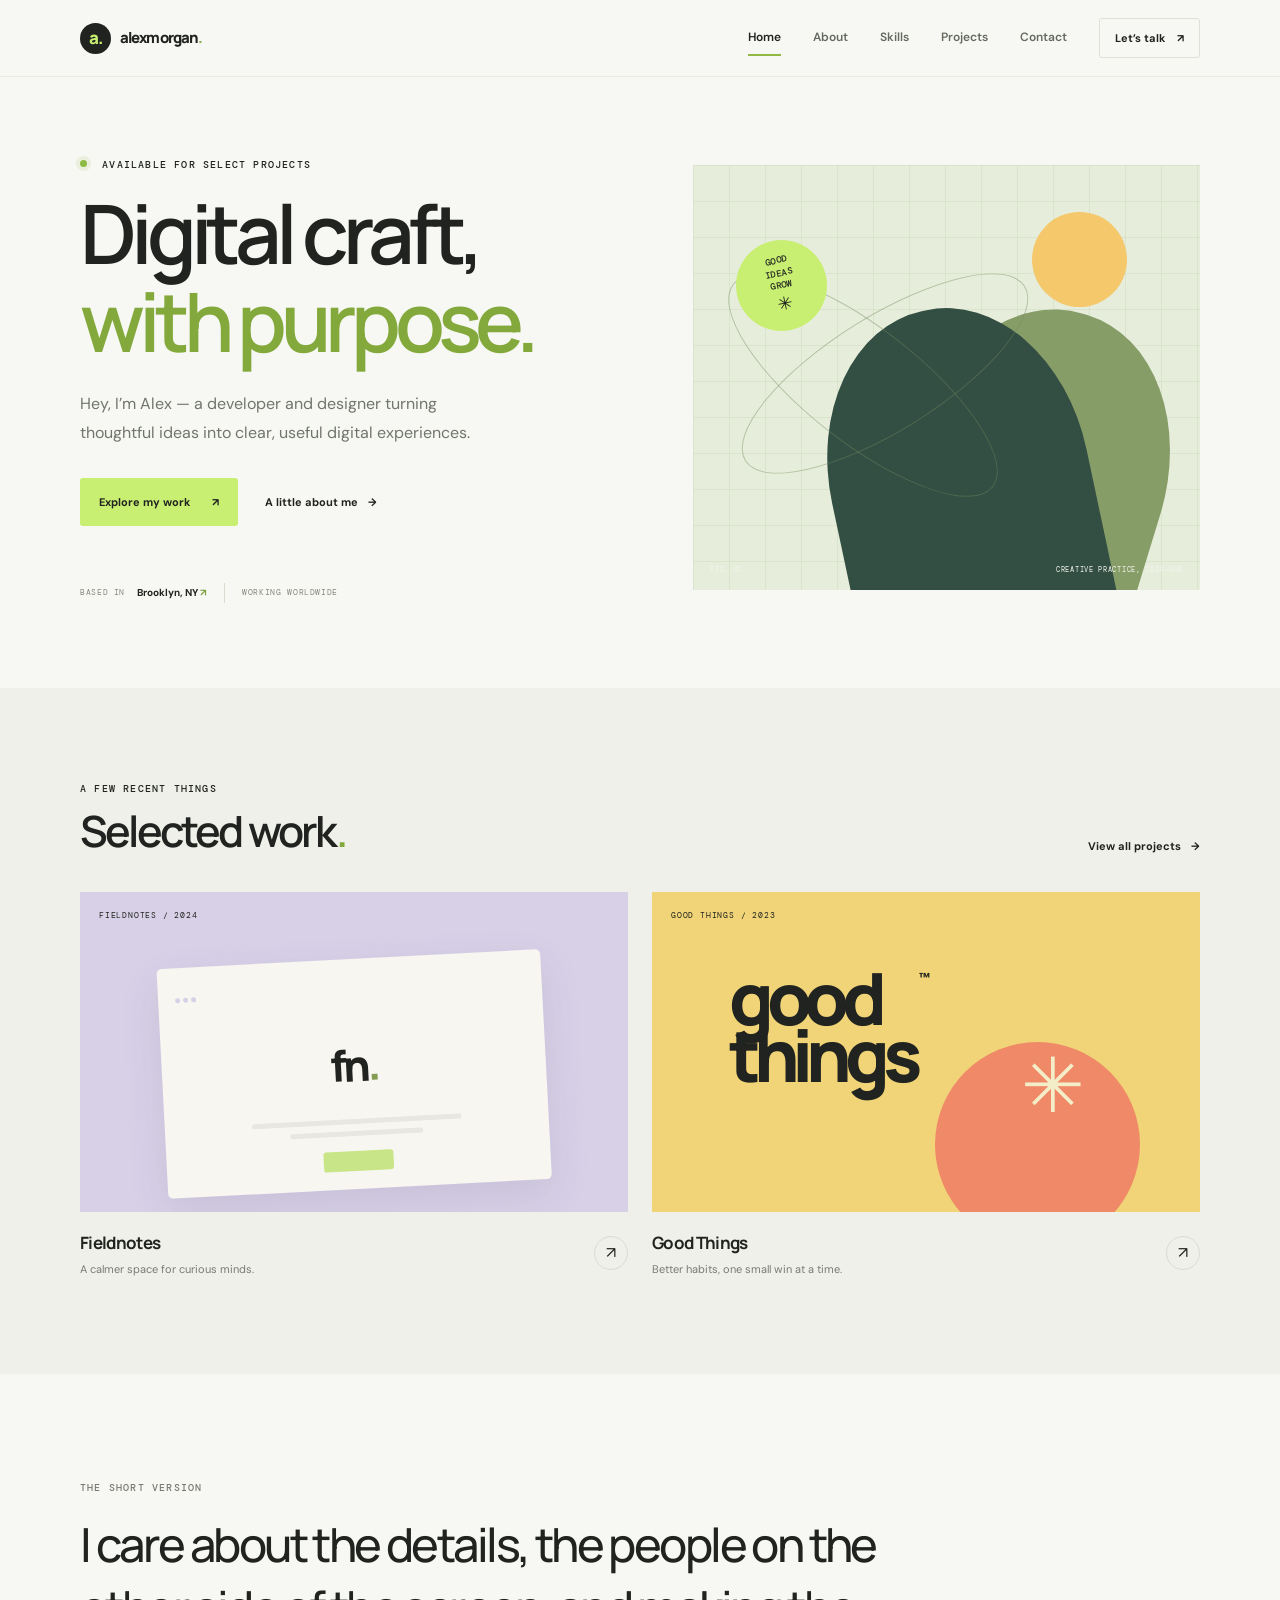
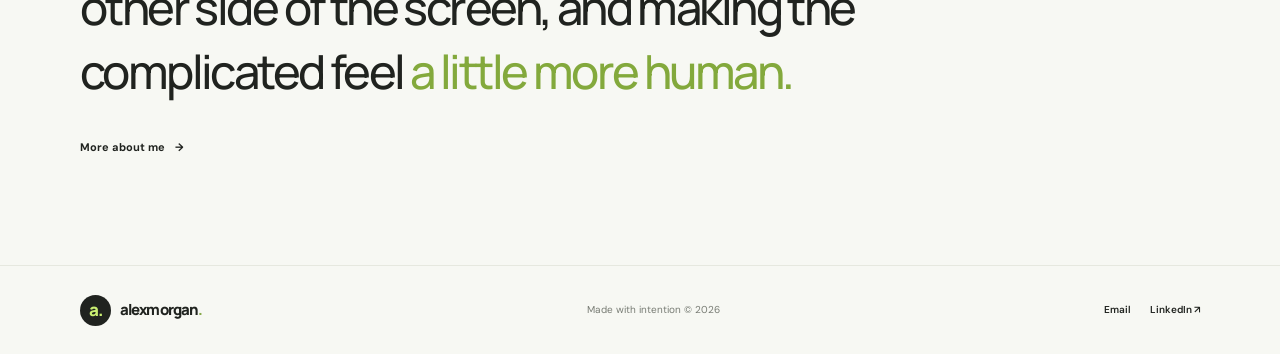
<file: index.html>
<!doctype html>
<html lang="en">
<head>
  <meta charset="utf-8">
  <meta name="viewport" content="width=device-width, initial-scale=1">
  <meta name="description" content="Alex Morgan is a product-minded developer who builds thoughtful digital experiences.">
  <title>Alex Morgan — Developer & Designer</title>
  <link rel="preconnect" href="https://fonts.googleapis.com">
  <link rel="preconnect" href="https://fonts.gstatic.com" crossorigin>
  <link href="https://fonts.googleapis.com/css2?family=DM+Mono:wght@400;500&family=DM+Sans:wght@400;500;600;700&family=Manrope:wght@400;500;600;700;800&display=swap" rel="stylesheet">
  <link rel="stylesheet" href="style.css">
  <script src="script.js" defer></script>
</head>
<body>
  <header class="site-header">
    <nav class="nav container" aria-label="Main navigation">
      <a class="brand" href="index.html" aria-label="Alex Morgan home"><span class="brand-mark">a.</span><span>alexmorgan<span class="brand-dot">.</span></span></a>
      <button class="menu-toggle" type="button" aria-expanded="false" aria-controls="primary-menu" aria-label="Open navigation menu"><span></span><span></span></button>
      <div class="nav-links" id="primary-menu">
        <a href="index.html" aria-current="page">Home</a><a href="about.html">About</a><a href="skills.html">Skills</a><a href="projects.html">Projects</a><a href="contact.html">Contact</a>
        <a class="nav-cta" href="contact.html">Let’s talk <span aria-hidden="true">↗</span></a>
      </div>
    </nav>
  </header>
  <main>
    <section class="hero container">
      <div class="hero-copy">
        <p class="eyebrow"><span class="status-dot"></span> AVAILABLE FOR SELECT PROJECTS</p>
        <h1>Digital craft,<br><span class="text-accent">with purpose.</span></h1>
        <p class="hero-intro">Hey, I’m Alex — a developer and designer turning thoughtful ideas into clear, useful digital experiences.</p>
        <div class="hero-actions"><a class="button button-primary" href="projects.html">Explore my work <span aria-hidden="true">↗</span></a><a class="text-link" href="about.html">A little about me <span aria-hidden="true">→</span></a></div>
        <div class="hero-meta"><span>BASED IN</span><strong>Brooklyn, NY <span aria-hidden="true">↗</span></strong><span class="meta-divider"></span><span>WORKING WORLDWIDE</span></div>
      </div>
      <div class="hero-art" aria-label="Abstract green and blue geometric portrait illustration">
        <div class="art-grid"></div><div class="art-orbit orbit-one"></div><div class="art-orbit orbit-two"></div>
        <div class="art-sun"></div><div class="art-shape shape-back"></div><div class="art-shape shape-front"></div>
        <div class="art-sticker"><span>GOOD<br>IDEAS<br>GROW</span><span class="sticker-star" aria-hidden="true">✳</span></div>
        <div class="art-caption"><span>FIG. 01</span><span>CREATIVE PRACTICE, 2024—NOW</span></div>
      </div>
    </section>
    <section class="home-work section-pad">
      <div class="container">
        <div class="section-heading"><div><p class="eyebrow">A FEW RECENT THINGS</p><h2>Selected work<span class="text-accent">.</span></h2></div><a class="text-link" href="projects.html">View all projects <span aria-hidden="true">→</span></a></div>
        <div class="project-grid">
          <a class="project-card project-card-lilac" href="projects.html#fieldnotes"><div class="project-visual fieldnotes-visual"><span class="visual-label">FIELDNOTES / 2024</span><div class="fieldnotes-window"><span class="window-dot"></span><span class="window-dot"></span><span class="window-dot"></span><div class="fieldnotes-mark">fn<span>.</span></div><div class="fieldnotes-line"></div><div class="fieldnotes-line short"></div><div class="fieldnotes-button"></div></div></div><div class="project-info"><div><h3>Fieldnotes</h3><p>A calmer space for curious minds.</p></div><span class="project-arrow" aria-hidden="true">↗</span></div></a>
          <a class="project-card project-card-yellow" href="projects.html#goodthings"><div class="project-visual goodthings-visual"><span class="visual-label">GOOD THINGS / 2023</span><div class="goodthings-type">good<br>things<span>™</span></div><div class="goodthings-orb"></div><div class="goodthings-spark">✳</div></div><div class="project-info"><div><h3>Good Things</h3><p>Better habits, one small win at a time.</p></div><span class="project-arrow" aria-hidden="true">↗</span></div></a>
        </div>
      </div>
    </section>
    <section class="home-note container">
      <p class="eyebrow">THE SHORT VERSION</p><p class="big-note">I care about the details, the people on the other side of the screen, and making the complicated feel <span class="text-accent">a little more human.</span></p><a class="text-link" href="about.html">More about me <span aria-hidden="true">→</span></a>
    </section>
  </main>
  <footer class="site-footer"><div class="container footer-inner"><a class="brand" href="index.html"><span class="brand-mark">a.</span><span>alexmorgan<span class="brand-dot">.</span></span></a><p>Made with intention © <span data-year></span></p><div class="footer-links"><a href="mailto:hello@alexmorgan.design">Email</a><a href="https://www.linkedin.com/" target="_blank" rel="noreferrer">LinkedIn ↗</a></div></div></footer>
</body>
</html>
</file>
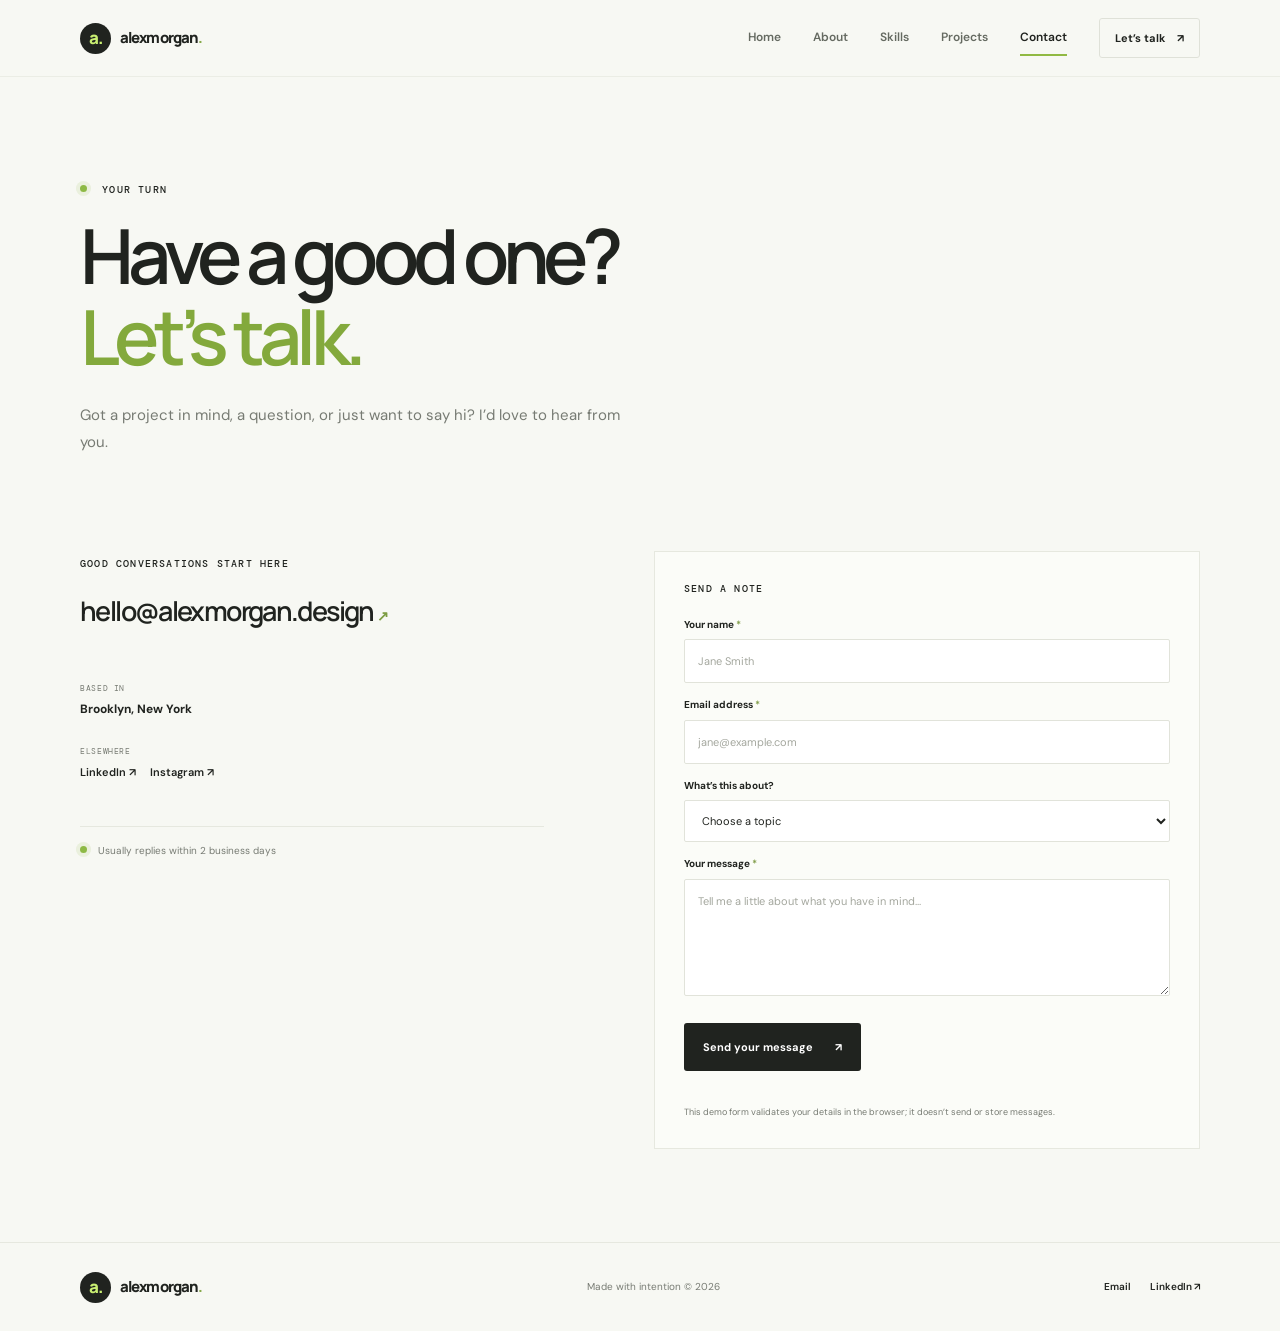
<file: contact.html>
<!doctype html>
<html lang="en">
<head>
  <meta charset="utf-8">
  <meta name="viewport" content="width=device-width, initial-scale=1">
  <meta name="description" content="Get in touch with Alex Morgan about a project, collaboration, or just to say hello.">
  <title>Contact — Alex Morgan</title>
  <link rel="preconnect" href="https://fonts.googleapis.com">
  <link rel="preconnect" href="https://fonts.gstatic.com" crossorigin>
  <link href="https://fonts.googleapis.com/css2?family=DM+Mono:wght@400;500&family=DM+Sans:wght@400;500;600;700&family=Manrope:wght@400;500;600;700;800&display=swap" rel="stylesheet">
  <link rel="stylesheet" href="style.css">
  <script src="script.js" defer></script>
</head>
<body>
  <header class="site-header"><nav class="nav container" aria-label="Main navigation"><a class="brand" href="index.html" aria-label="Alex Morgan home"><span class="brand-mark">a.</span><span>alexmorgan<span class="brand-dot">.</span></span></a><button class="menu-toggle" type="button" aria-expanded="false" aria-controls="primary-menu" aria-label="Open navigation menu"><span></span><span></span></button><div class="nav-links" id="primary-menu"><a href="index.html">Home</a><a href="about.html">About</a><a href="skills.html">Skills</a><a href="projects.html">Projects</a><a href="contact.html" aria-current="page">Contact</a><a class="nav-cta" href="contact.html">Let’s talk <span aria-hidden="true">↗</span></a></div></nav></header>
  <main>
    <section class="page-hero container"><p class="eyebrow"><span class="status-dot"></span> YOUR TURN</p><h1>Have a good one?<br><span class="text-accent">Let’s talk.</span></h1><p class="page-intro">Got a project in mind, a question, or just want to say hi? I’d love to hear from you.</p></section>
    <section class="contact-layout container section-pad">
      <aside class="contact-aside"><p class="eyebrow">GOOD CONVERSATIONS START HERE</p><a class="contact-email" href="mailto:hello@alexmorgan.design">hello@alexmorgan.design <span aria-hidden="true">↗</span></a><div class="contact-detail"><span>BASED IN</span><strong>Brooklyn, New York</strong></div><div class="contact-detail"><span>ELSEWHERE</span><div class="social-links"><a href="https://www.linkedin.com/" target="_blank" rel="noreferrer">LinkedIn ↗</a><a href="https://www.instagram.com/" target="_blank" rel="noreferrer">Instagram ↗</a></div></div><div class="contact-note"><span class="status-dot"></span> Usually replies within 2 business days</div></aside>
      <form class="contact-form" id="contact-form">
        <p class="eyebrow">SEND A NOTE</p>
        <label for="name">Your name <span>*</span></label><input id="name" name="name" type="text" autocomplete="name" placeholder="Jane Smith" required>
        <label for="email">Email address <span>*</span></label><input id="email" name="email" type="email" autocomplete="email" placeholder="jane@example.com" required>
        <label for="subject">What’s this about?</label><select id="subject" name="subject"><option value="">Choose a topic</option><option>Project inquiry</option><option>Collaboration</option><option>Just saying hello</option><option>Something else</option></select>
        <label for="message">Your message <span>*</span></label><textarea id="message" name="message" rows="5" placeholder="Tell me a little about what you have in mind..." required></textarea>
        <button class="button button-dark" type="submit">Send your message <span aria-hidden="true">↗</span></button>
        <p class="form-feedback" id="form-feedback" role="status" aria-live="polite"></p>
        <p class="form-disclaimer">This demo form validates your details in the browser; it doesn’t send or store messages.</p>
      </form>
    </section>
  </main>
  <footer class="site-footer"><div class="container footer-inner"><a class="brand" href="index.html"><span class="brand-mark">a.</span><span>alexmorgan<span class="brand-dot">.</span></span></a><p>Made with intention © <span data-year></span></p><div class="footer-links"><a href="mailto:hello@alexmorgan.design">Email</a><a href="https://www.linkedin.com/" target="_blank" rel="noreferrer">LinkedIn ↗</a></div></div></footer>
</body>
</html>
</file>
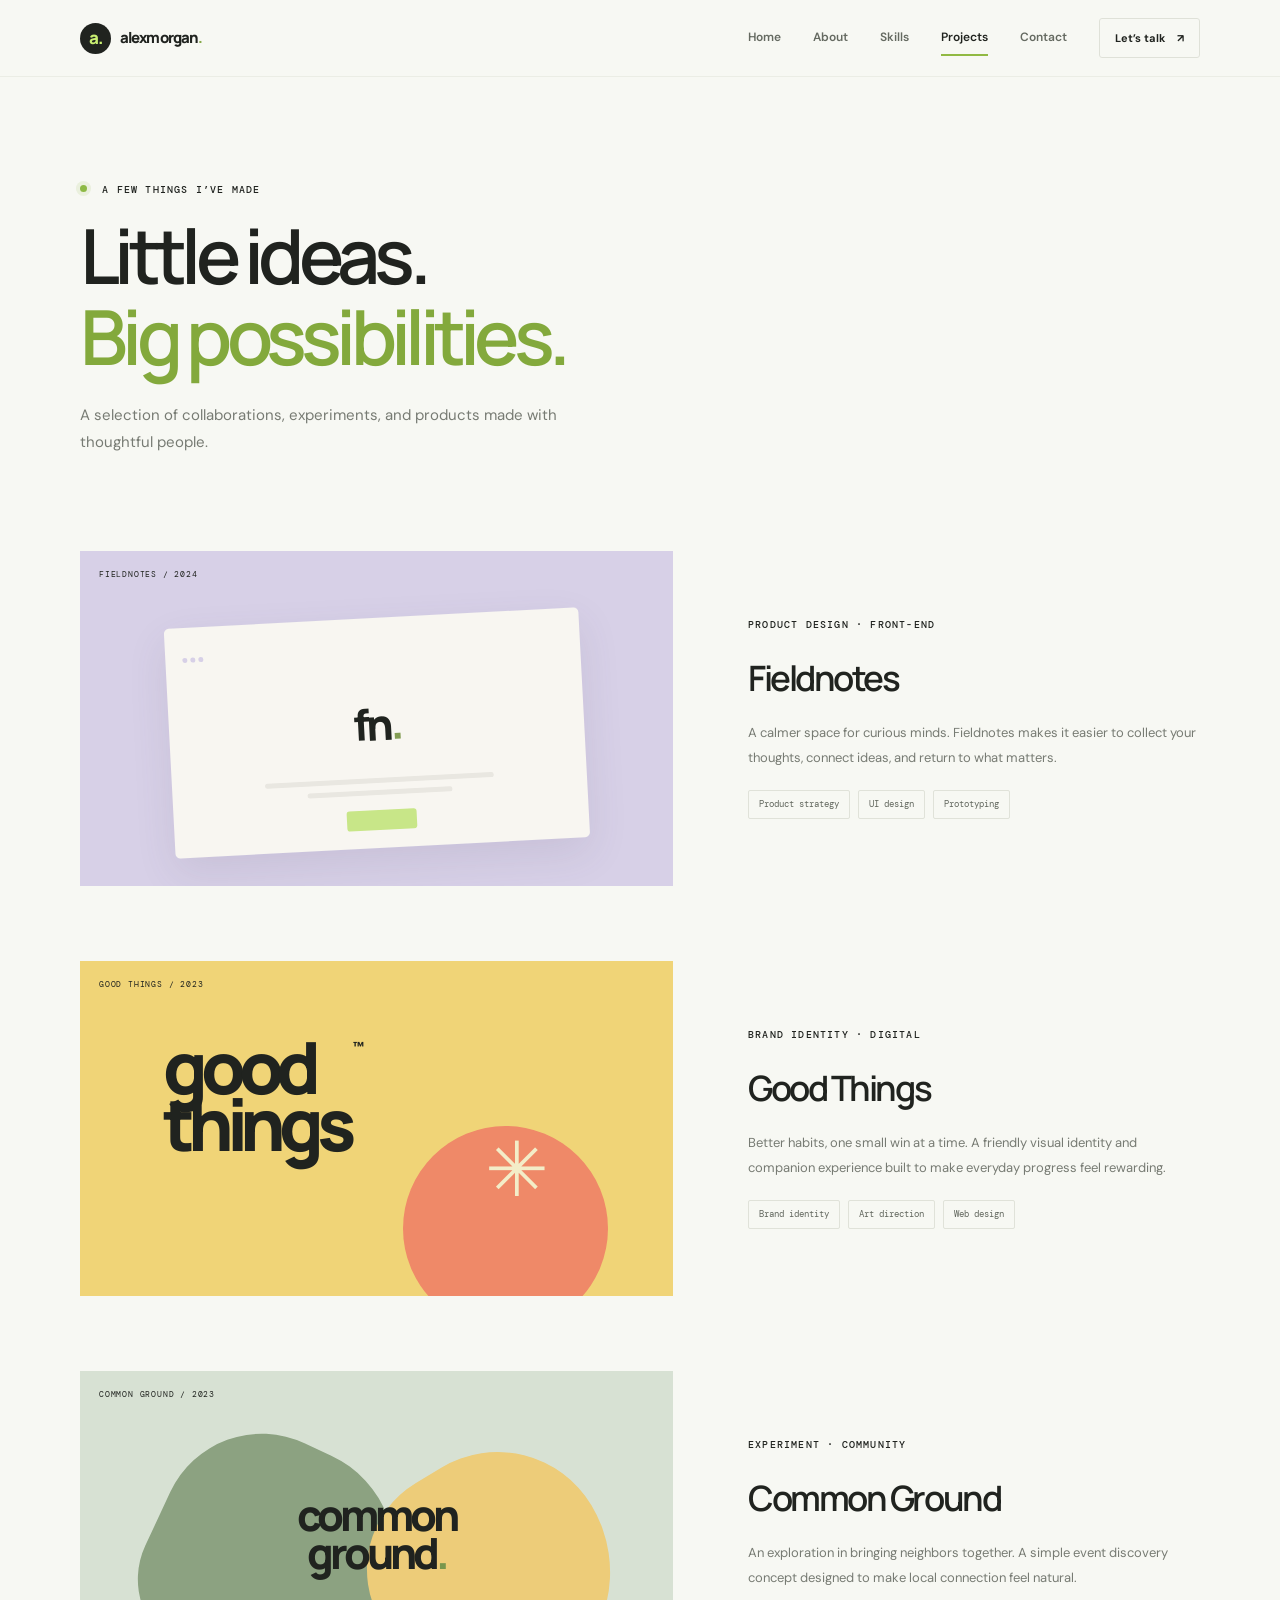
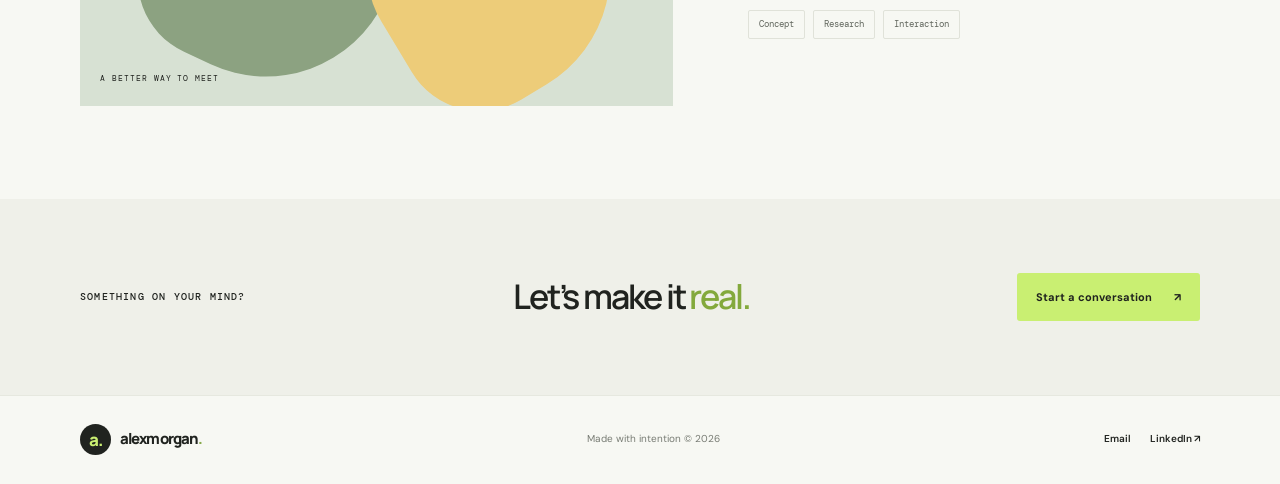
<file: projects.html>
<!doctype html>
<html lang="en">
<head>
  <meta charset="utf-8">
  <meta name="viewport" content="width=device-width, initial-scale=1">
  <meta name="description" content="Selected product and design projects by Alex Morgan.">
  <title>Projects — Alex Morgan</title>
  <link rel="preconnect" href="https://fonts.googleapis.com">
  <link rel="preconnect" href="https://fonts.gstatic.com" crossorigin>
  <link href="https://fonts.googleapis.com/css2?family=DM+Mono:wght@400;500&family=DM+Sans:wght@400;500;600;700&family=Manrope:wght@400;500;600;700;800&display=swap" rel="stylesheet">
  <link rel="stylesheet" href="style.css">
  <script src="script.js" defer></script>
</head>
<body>
  <header class="site-header"><nav class="nav container" aria-label="Main navigation"><a class="brand" href="index.html" aria-label="Alex Morgan home"><span class="brand-mark">a.</span><span>alexmorgan<span class="brand-dot">.</span></span></a><button class="menu-toggle" type="button" aria-expanded="false" aria-controls="primary-menu" aria-label="Open navigation menu"><span></span><span></span></button><div class="nav-links" id="primary-menu"><a href="index.html">Home</a><a href="about.html">About</a><a href="skills.html">Skills</a><a href="projects.html" aria-current="page">Projects</a><a href="contact.html">Contact</a><a class="nav-cta" href="contact.html">Let’s talk <span aria-hidden="true">↗</span></a></div></nav></header>
  <main>
    <section class="page-hero container"><p class="eyebrow"><span class="status-dot"></span> A FEW THINGS I’VE MADE</p><h1>Little ideas.<br><span class="text-accent">Big possibilities.</span></h1><p class="page-intro">A selection of collaborations, experiments, and products made with thoughtful people.</p></section>
    <section class="projects-list container section-pad">
      <article class="project-row" id="fieldnotes"><div class="project-visual fieldnotes-visual"><span class="visual-label">FIELDNOTES / 2024</span><div class="fieldnotes-window"><span class="window-dot"></span><span class="window-dot"></span><span class="window-dot"></span><div class="fieldnotes-mark">fn<span>.</span></div><div class="fieldnotes-line"></div><div class="fieldnotes-line short"></div><div class="fieldnotes-button"></div></div></div><div class="project-detail"><p class="eyebrow">PRODUCT DESIGN · FRONT-END</p><h2>Fieldnotes</h2><p>A calmer space for curious minds. Fieldnotes makes it easier to collect your thoughts, connect ideas, and return to what matters.</p><div class="project-tags"><span>Product strategy</span><span>UI design</span><span>Prototyping</span></div></div></article>
      <article class="project-row" id="goodthings"><div class="project-visual goodthings-visual"><span class="visual-label">GOOD THINGS / 2023</span><div class="goodthings-type">good<br>things<span>™</span></div><div class="goodthings-orb"></div><div class="goodthings-spark">✳</div></div><div class="project-detail"><p class="eyebrow">BRAND IDENTITY · DIGITAL</p><h2>Good Things</h2><p>Better habits, one small win at a time. A friendly visual identity and companion experience built to make everyday progress feel rewarding.</p><div class="project-tags"><span>Brand identity</span><span>Art direction</span><span>Web design</span></div></div></article>
      <article class="project-row" id="common-ground"><div class="project-visual common-visual"><span class="visual-label">COMMON GROUND / 2023</span><div class="common-shape common-shape-one"></div><div class="common-shape common-shape-two"></div><div class="common-title">common<br>ground<span>.</span></div><div class="common-caption">A BETTER WAY TO MEET</div></div><div class="project-detail"><p class="eyebrow">EXPERIMENT · COMMUNITY</p><h2>Common Ground</h2><p>An exploration in bringing neighbors together. A simple event discovery concept designed to make local connection feel natural.</p><div class="project-tags"><span>Concept</span><span>Research</span><span>Interaction</span></div></div></article>
    </section>
    <section class="projects-cta"><div class="container"><p class="eyebrow">SOMETHING ON YOUR MIND?</p><h2>Let’s make it <span class="text-accent">real.</span></h2><a class="button button-primary" href="contact.html">Start a conversation <span aria-hidden="true">↗</span></a></div></section>
  </main>
  <footer class="site-footer"><div class="container footer-inner"><a class="brand" href="index.html"><span class="brand-mark">a.</span><span>alexmorgan<span class="brand-dot">.</span></span></a><p>Made with intention © <span data-year></span></p><div class="footer-links"><a href="mailto:hello@alexmorgan.design">Email</a><a href="https://www.linkedin.com/" target="_blank" rel="noreferrer">LinkedIn ↗</a></div></div></footer>
</body>
</html>
</file>
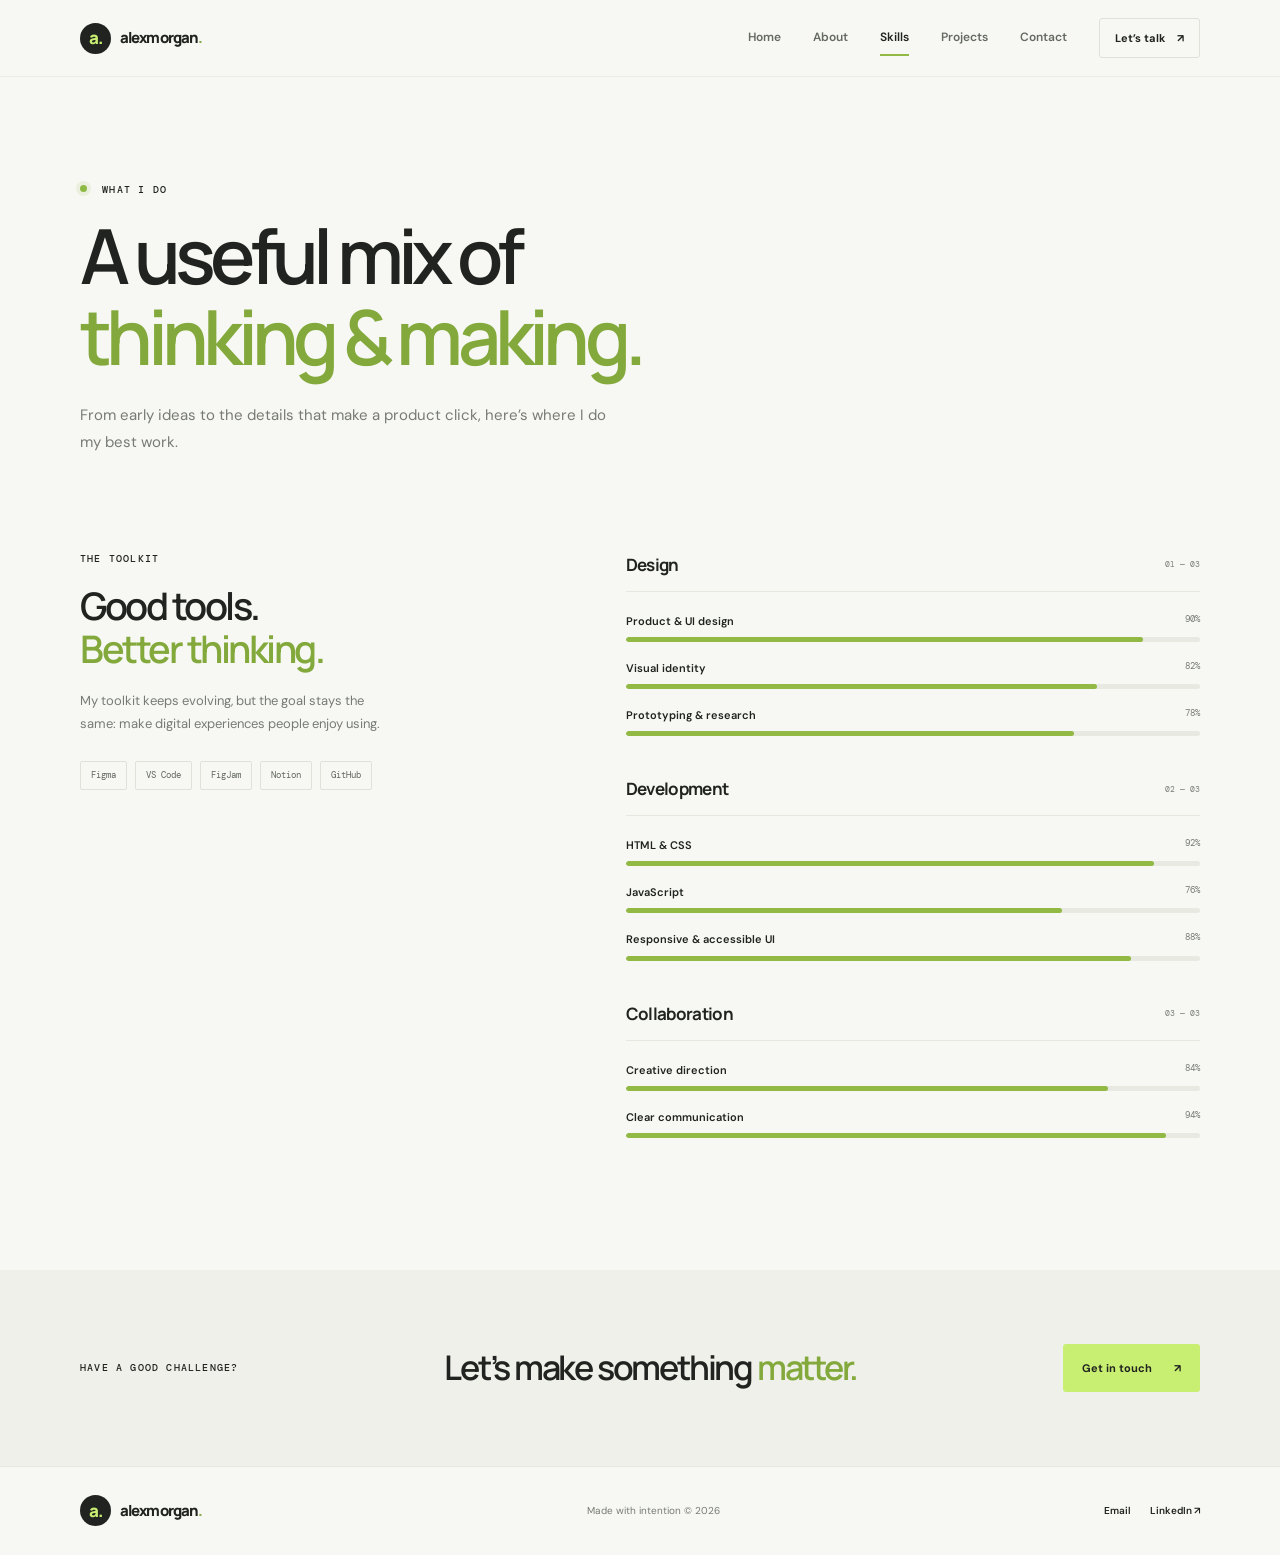
<file: skills.html>
<!doctype html>
<html lang="en">
<head>
  <meta charset="utf-8">
  <meta name="viewport" content="width=device-width, initial-scale=1">
  <meta name="description" content="Explore Alex Morgan's design, development, and collaboration skills.">
  <title>Skills — Alex Morgan</title>
  <link rel="preconnect" href="https://fonts.googleapis.com">
  <link rel="preconnect" href="https://fonts.gstatic.com" crossorigin>
  <link href="https://fonts.googleapis.com/css2?family=DM+Mono:wght@400;500&family=DM+Sans:wght@400;500;600;700&family=Manrope:wght@400;500;600;700;800&display=swap" rel="stylesheet">
  <link rel="stylesheet" href="style.css">
  <script src="script.js" defer></script>
</head>
<body>
  <header class="site-header"><nav class="nav container" aria-label="Main navigation"><a class="brand" href="index.html" aria-label="Alex Morgan home"><span class="brand-mark">a.</span><span>alexmorgan<span class="brand-dot">.</span></span></a><button class="menu-toggle" type="button" aria-expanded="false" aria-controls="primary-menu" aria-label="Open navigation menu"><span></span><span></span></button><div class="nav-links" id="primary-menu"><a href="index.html">Home</a><a href="about.html">About</a><a href="skills.html" aria-current="page">Skills</a><a href="projects.html">Projects</a><a href="contact.html">Contact</a><a class="nav-cta" href="contact.html">Let’s talk <span aria-hidden="true">↗</span></a></div></nav></header>
  <main>
    <section class="page-hero container"><p class="eyebrow"><span class="status-dot"></span> WHAT I DO</p><h1>A useful mix of<br><span class="text-accent">thinking & making.</span></h1><p class="page-intro">From early ideas to the details that make a product click, here’s where I do my best work.</p></section>
    <section class="skills-layout container section-pad">
      <div class="skills-intro"><p class="eyebrow">THE TOOLKIT</p><h2>Good tools.<br><span class="text-accent">Better thinking.</span></h2><p>My toolkit keeps evolving, but the goal stays the same: make digital experiences people enjoy using.</p><div class="tool-tags"><span>Figma</span><span>VS Code</span><span>FigJam</span><span>Notion</span><span>GitHub</span></div></div>
      <div class="skill-groups">
        <div class="skill-group"><div class="skill-group-heading"><h3>Design</h3><span>01 — 03</span></div><div class="skill-item"><div class="skill-label"><span>Product & UI design</span><span>90%</span></div><div class="skill-track" role="progressbar" aria-label="Product and UI design" aria-valuenow="90" aria-valuemin="0" aria-valuemax="100"><span class="progress-90"></span></div></div><div class="skill-item"><div class="skill-label"><span>Visual identity</span><span>82%</span></div><div class="skill-track" role="progressbar" aria-label="Visual identity" aria-valuenow="82" aria-valuemin="0" aria-valuemax="100"><span class="progress-82"></span></div></div><div class="skill-item"><div class="skill-label"><span>Prototyping & research</span><span>78%</span></div><div class="skill-track" role="progressbar" aria-label="Prototyping and research" aria-valuenow="78" aria-valuemin="0" aria-valuemax="100"><span class="progress-78"></span></div></div></div>
        <div class="skill-group"><div class="skill-group-heading"><h3>Development</h3><span>02 — 03</span></div><div class="skill-item"><div class="skill-label"><span>HTML & CSS</span><span>92%</span></div><div class="skill-track" role="progressbar" aria-label="HTML and CSS" aria-valuenow="92" aria-valuemin="0" aria-valuemax="100"><span class="progress-92"></span></div></div><div class="skill-item"><div class="skill-label"><span>JavaScript</span><span>76%</span></div><div class="skill-track" role="progressbar" aria-label="JavaScript" aria-valuenow="76" aria-valuemin="0" aria-valuemax="100"><span class="progress-76"></span></div></div><div class="skill-item"><div class="skill-label"><span>Responsive & accessible UI</span><span>88%</span></div><div class="skill-track" role="progressbar" aria-label="Responsive and accessible UI" aria-valuenow="88" aria-valuemin="0" aria-valuemax="100"><span class="progress-88"></span></div></div></div>
        <div class="skill-group"><div class="skill-group-heading"><h3>Collaboration</h3><span>03 — 03</span></div><div class="skill-item"><div class="skill-label"><span>Creative direction</span><span>84%</span></div><div class="skill-track" role="progressbar" aria-label="Creative direction" aria-valuenow="84" aria-valuemin="0" aria-valuemax="100"><span class="progress-84"></span></div></div><div class="skill-item"><div class="skill-label"><span>Clear communication</span><span>94%</span></div><div class="skill-track" role="progressbar" aria-label="Clear communication" aria-valuenow="94" aria-valuemin="0" aria-valuemax="100"><span class="progress-94"></span></div></div></div>
      </div>
    </section>
    <section class="skills-bottom"><div class="container skills-bottom-inner"><p class="eyebrow">HAVE A GOOD CHALLENGE?</p><h2>Let’s make something <span class="text-accent">matter.</span></h2><a class="button button-primary" href="contact.html">Get in touch <span aria-hidden="true">↗</span></a></div></section>
  </main>
  <footer class="site-footer"><div class="container footer-inner"><a class="brand" href="index.html"><span class="brand-mark">a.</span><span>alexmorgan<span class="brand-dot">.</span></span></a><p>Made with intention © <span data-year></span></p><div class="footer-links"><a href="mailto:hello@alexmorgan.design">Email</a><a href="https://www.linkedin.com/" target="_blank" rel="noreferrer">LinkedIn ↗</a></div></div></footer>
</body>
</html>
</file>
<file: style.css>
:root {
  --ink: #20231f;
  --muted: #777b73;
  --paper: #f7f8f3;
  --white: #fff;
  --green: #c9ef72;
  --green-dark: #91b943;
  --line: #e6e8df;
  --font-display: "Manrope", sans-serif;
  --font-body: "DM Sans", sans-serif;
  --font-mono: "DM Mono", monospace;
}

* { box-sizing: border-box; }
html { scroll-behavior: smooth; }
body { margin: 0; background: var(--paper); color: var(--ink); font-family: var(--font-body); font-size: 16px; line-height: 1.65; -webkit-font-smoothing: antialiased; }
a { color: inherit; text-decoration: none; }
button, input, select, textarea { font: inherit; }
.container { width: min(1120px, calc(100% - 64px)); margin-inline: auto; }
.text-accent { color: #83a93c; }
.eyebrow { margin: 0 0 18px; font-family: var(--font-mono); font-size: 10px; font-weight: 500; letter-spacing: .12em; line-height: 1.5; }
.status-dot { display: inline-block; width: 7px; height: 7px; margin-right: 8px; border-radius: 50%; background: #8db945; box-shadow: 0 0 0 4px #8db94520; vertical-align: 1px; }
.site-header { position: sticky; z-index: 20; top: 0; border-bottom: 1px solid #e6e8dfb0; background: #f7f8f3eF; backdrop-filter: blur(16px); }
.nav { min-height: 76px; display: flex; align-items: center; justify-content: space-between; }
.brand { display: inline-flex; align-items: center; gap: 9px; font-family: var(--font-display); font-size: 15px; font-weight: 800; letter-spacing: -.06em; }
.brand-mark { display: grid; width: 31px; height: 31px; place-items: center; border-radius: 50%; background: var(--ink); color: var(--green); font-size: 17px; }
.brand-dot { color: #86a949; }
.nav-links { display: flex; align-items: center; gap: 32px; }
.nav-links > a:not(.nav-cta) { color: #656a61; font-size: 12px; font-weight: 600; transition: color .2s ease; }
.nav-links > a:not(.nav-cta):hover, .nav-links > a[aria-current="page"] { color: var(--ink); }
.nav-links > a[aria-current="page"] { position: relative; }
.nav-links > a[aria-current="page"]::after { position: absolute; right: 0; bottom: -8px; left: 0; height: 2px; background: var(--green-dark); content: ""; }
.nav-cta { padding: 10px 15px; border: 1px solid #dfe1d8; border-radius: 3px; font-size: 11px; font-weight: 700; transition: background .2s ease, border-color .2s ease; }
.nav-cta:hover { border-color: var(--green); background: var(--green); }
.nav-cta span { margin-left: 9px; }
.menu-toggle { display: none; }
.hero { min-height: 590px; display: grid; grid-template-columns: 1fr .9fr; align-items: center; gap: 50px; padding-block: 74px 85px; }
.hero-copy { padding-top: 6px; }
.hero h1, .page-hero h1 { margin: 0; font-family: var(--font-display); font-size: clamp(52px, 7vw, 82px); font-weight: 600; letter-spacing: -.075em; line-height: 1.07; }
.hero-intro { max-width: 430px; margin: 25px 0 30px; color: #70756d; font-size: 16px; line-height: 1.8; }
.hero-actions { display: flex; align-items: center; gap: 27px; }
.button { min-height: 48px; display: inline-flex; align-items: center; justify-content: center; gap: 22px; padding: 0 19px; border: 0; border-radius: 3px; cursor: pointer; font-size: 11px; font-weight: 700; transition: transform .2s ease, background .2s ease; }
.button:hover { transform: translateY(-2px); }
.button-primary { background: var(--green); color: var(--ink); }
.button-primary:hover { background: #bce85a; }
.button-dark { background: var(--ink); color: white; }
.button-dark:hover { background: #393e36; }
.text-link { font-size: 11px; font-weight: 700; }
.text-link span { display: inline-block; margin-left: 7px; transition: transform .2s ease; }
.text-link:hover span { transform: translateX(4px); }
.hero-meta { display: flex; align-items: center; gap: 12px; margin-top: 57px; font-family: var(--font-mono); font-size: 8px; letter-spacing: .08em; }
.hero-meta > span:not(.meta-divider) { color: #858980; }
.hero-meta strong { font-family: var(--font-body); font-size: 10px; font-weight: 700; letter-spacing: 0; }
.hero-meta strong span { color: #7e9f40; }
.meta-divider { height: 20px; margin-inline: 5px; border-left: 1px solid #d9dcd1; }
.hero-art { position: relative; height: 425px; overflow: hidden; background: #e6edda; }
.art-grid { position: absolute; inset: 0; opacity: .36; background-image: linear-gradient(#96ae8060 1px, transparent 1px), linear-gradient(90deg, #96ae8060 1px, transparent 1px); background-size: 36px 36px; }
.art-sun { position: absolute; top: 47px; right: 73px; width: 95px; height: 95px; border-radius: 50%; background: #f4c86b; }
.art-orbit { position: absolute; z-index: 1; width: 330px; height: 115px; border: 1px solid #70885d70; border-radius: 50%; transform: rotate(-32deg); }
.orbit-one { top: 151px; left: 27px; }
.orbit-two { top: 163px; left: 5px; transform: rotate(38deg); }
.art-shape { position: absolute; bottom: -62px; width: 260px; height: 345px; border-radius: 49% 49% 0 0; }
.shape-back { right: 35px; transform: rotate(17deg); background: #879d68; }
.shape-front { right: 110px; transform: rotate(-12deg); background: #334e43; }
.art-sticker { position: absolute; z-index: 2; top: 75px; left: 43px; display: flex; width: 91px; height: 91px; flex-direction: column; align-items: center; justify-content: center; border-radius: 50%; background: var(--green); font-family: var(--font-mono); font-size: 9px; font-weight: 500; letter-spacing: .06em; line-height: 1.4; text-align: center; transform: rotate(-12deg); }
.sticker-star { font-size: 18px; }
.art-caption { position: absolute; z-index: 3; right: 17px; bottom: 14px; left: 17px; display: flex; justify-content: space-between; color: #f2f4ec; font-family: var(--font-mono); font-size: 7px; letter-spacing: .1em; }
.section-pad { padding-block: 93px; }
.home-work { background: #eff0e9; }
.section-heading { display: flex; align-items: end; justify-content: space-between; margin-bottom: 36px; }
.section-heading .eyebrow { margin-bottom: 10px; }
.section-heading h2, .about-copy h2, .skills-intro h2, .skills-bottom h2, .projects-cta h2 { margin: 0; font-family: var(--font-display); font-size: clamp(31px, 4vw, 43px); font-weight: 600; letter-spacing: -.065em; line-height: 1.15; }
.project-grid { display: grid; grid-template-columns: 1fr 1fr; gap: 24px; }
.project-card { display: block; min-width: 0; }
.project-visual { position: relative; height: 320px; overflow: hidden; }
.project-card-lilac .project-visual, .fieldnotes-visual { background: #d7d0e7; }
.project-card-yellow .project-visual, .goodthings-visual { background: #f0d477; }
.visual-label { position: absolute; z-index: 2; top: 17px; left: 19px; font-family: var(--font-mono); font-size: 8px; letter-spacing: .1em; }
.fieldnotes-window { position: absolute; top: 67px; left: 50%; width: 70%; height: 230px; padding: 17px; border-radius: 5px; background: #f8f6f1; box-shadow: 0 15px 40px #4e45601c; transform: translateX(-50%) rotate(-3deg); }
.window-dot { display: inline-block; width: 5px; height: 5px; margin-right: 3px; border-radius: 50%; background: #d7d0e7; }
.fieldnotes-mark { margin: 28px 0 18px; font-family: var(--font-display); font-size: 43px; font-weight: 800; letter-spacing: -.08em; text-align: center; }
.fieldnotes-mark span { color: #839d54; }
.fieldnotes-line { width: 60%; height: 5px; margin: 7px auto; border-radius: 4px; background: #e9e7e1; }
.fieldnotes-line.short { width: 38%; }
.fieldnotes-button { width: 70px; height: 20px; margin: 15px auto; border-radius: 3px; background: #c8e688; }
.goodthings-type { position: absolute; top: 77px; left: 14%; z-index: 1; font-family: var(--font-display); font-size: 72px; font-weight: 800; letter-spacing: -.1em; line-height: .8; }
.goodthings-type span { position: absolute; top: 4px; right: -15px; font-family: var(--font-body); font-size: 13px; letter-spacing: 0; }
.goodthings-orb { position: absolute; right: 11%; bottom: -35px; width: 205px; height: 205px; border-radius: 50%; background: #ef8968; }
.goodthings-spark { position: absolute; right: 21%; bottom: 62px; z-index: 1; color: #f3edc8; font-size: 76px; }
.project-info { display: flex; align-items: center; justify-content: space-between; padding: 17px 0 3px; }
.project-info h3 { margin: 0 0 3px; font-family: var(--font-display); font-size: 17px; letter-spacing: -.04em; }
.project-info p { margin: 0; color: var(--muted); font-size: 11px; }
.project-arrow { display: grid; width: 34px; height: 34px; place-items: center; border: 1px solid #d9dcd1; border-radius: 50%; transition: background .2s ease, transform .2s ease; }
.project-card:hover .project-arrow { transform: rotate(45deg); background: var(--green); }
.home-note { padding-block: 106px; }
.home-note .eyebrow { color: var(--muted); }
.big-note { max-width: 850px; margin: 0 0 30px; font-family: var(--font-display); font-size: clamp(27px, 4.3vw, 47px); font-weight: 500; letter-spacing: -.055em; line-height: 1.35; }
.site-footer { border-top: 1px solid var(--line); }
.footer-inner { min-height: 88px; display: flex; align-items: center; justify-content: space-between; }
.footer-inner p { color: var(--muted); font-size: 10px; }
.footer-links { display: flex; gap: 19px; font-size: 10px; font-weight: 600; }
.footer-links a:hover, .social-links a:hover { color: #78983b; }
.page-hero { padding-block: 105px 65px; }
.page-hero h1 { font-size: clamp(48px, 7vw, 76px); }
.page-intro { max-width: 540px; margin: 24px 0 0; color: var(--muted); font-size: 15px; line-height: 1.8; }
.about-layout { display: grid; grid-template-columns: .88fr 1fr; align-items: center; gap: 90px; padding-top: 35px; }
.about-image-inner { position: relative; height: 400px; overflow: hidden; background: #e7e8d8; }
.about-image-inner img { width: 100%; height: 100%; display: block; object-fit: cover; object-position: center 35%; }
.about-sun { position: absolute; top: 48px; right: 50px; width: 95px; height: 95px; border-radius: 50%; background: #efc875; }
.about-plant { position: absolute; bottom: -45px; width: 180px; height: 270px; border-radius: 50% 50% 0 0; }
.plant-one { left: 21px; transform: rotate(-17deg); background: #435d4b; }
.plant-two { right: 30px; height: 220px; transform: rotate(14deg); background: #82966d; }
.about-window { position: absolute; z-index: 2; top: 126px; left: 50%; padding: 19px 23px; background: #f7f8f3; font-family: var(--font-display); font-size: 25px; font-weight: 800; letter-spacing: -.06em; line-height: 1.05; transform: translateX(-50%) rotate(-4deg); }
.about-window span { display: block; margin-top: 8px; font-family: var(--font-mono); font-size: 6px; font-weight: 400; letter-spacing: .1em; }
.image-caption { display: flex; justify-content: space-between; margin: 11px 0 0; color: var(--muted); font-family: var(--font-mono); font-size: 8px; }
.about-copy h2 { margin-bottom: 22px; font-size: 37px; }
.about-copy > p:not(.eyebrow) { margin: 0 0 17px; color: #70756d; font-size: 13px; line-height: 1.9; }
.about-copy .button { margin-top: 13px; }
.values-section { background: #eff0e9; }
.value-grid { display: grid; grid-template-columns: repeat(3, 1fr); gap: 36px; }
.value-card { padding: 24px 0 4px; border-top: 1px solid #d9dcd2; }
.value-number { color: #809d4e; font-family: var(--font-mono); font-size: 10px; }
.value-card h3 { margin: 25px 0 9px; font-family: var(--font-display); font-size: 19px; letter-spacing: -.04em; }
.value-card p { max-width: 280px; margin: 0; color: var(--muted); font-size: 12px; line-height: 1.8; }
.skills-layout { display: grid; grid-template-columns: .75fr 1fr; gap: 115px; padding-top: 30px; }
.skills-intro h2 { font-size: 38px; }
.skills-intro > p:not(.eyebrow) { max-width: 320px; margin: 18px 0 25px; color: var(--muted); font-size: 13px; line-height: 1.8; }
.tool-tags, .project-tags { display: flex; flex-wrap: wrap; gap: 8px; }
.tool-tags span, .project-tags span { padding: 6px 10px; border: 1px solid #e0e2d9; border-radius: 2px; color: #61665d; font-family: var(--font-mono); font-size: 9px; }
.skill-group { margin-bottom: 39px; }
.skill-group-heading { display: flex; align-items: center; justify-content: space-between; margin-bottom: 20px; padding-bottom: 12px; border-bottom: 1px solid var(--line); }
.skill-group-heading h3 { margin: 0; font-family: var(--font-display); font-size: 17px; letter-spacing: -.04em; }
.skill-group-heading span { color: var(--muted); font-family: var(--font-mono); font-size: 8px; }
.skill-item { margin-bottom: 17px; }
.skill-label { display: flex; justify-content: space-between; margin-bottom: 7px; font-size: 11px; font-weight: 600; }
.skill-label span:last-child { color: var(--muted); font-family: var(--font-mono); font-size: 9px; font-weight: 400; }
.skill-track { height: 5px; overflow: hidden; border-radius: 5px; background: #e8e9e1; }
.skill-track span { display: block; height: 100%; border-radius: inherit; background: var(--green-dark); }
.progress-90 { width: 90%; }
.progress-82 { width: 82%; }
.progress-78 { width: 78%; }
.progress-92 { width: 92%; }
.progress-76 { width: 76%; }
.progress-88 { width: 88%; }
.progress-84 { width: 84%; }
.progress-94 { width: 94%; }
.skills-bottom, .projects-cta { padding-block: 74px; background: #eff0e9; }
.skills-bottom-inner { display: flex; align-items: center; justify-content: space-between; gap: 25px; }
.skills-bottom-inner .eyebrow { margin: 0; }
.skills-bottom h2, .projects-cta h2 { font-size: 34px; }
.projects-list { padding-top: 30px; }
.project-row { display: grid; grid-template-columns: 1.05fr .8fr; align-items: center; gap: 75px; margin-bottom: 75px; }
.project-row:last-child { margin-bottom: 0; }
.project-row .project-visual { height: 335px; }
.project-detail h2 { margin: 0 0 13px; font-family: var(--font-display); font-size: 35px; font-weight: 600; letter-spacing: -.07em; }
.project-detail > p:not(.eyebrow) { margin: 0 0 20px; color: var(--muted); font-size: 13px; line-height: 1.9; }
.common-visual { background: #d7e1d3; }
.common-shape { position: absolute; width: 240px; height: 240px; border-radius: 48% 52% 62% 38%; }
.common-shape-one { top: 69px; left: 12%; background: #8ca281; transform: rotate(25deg); }
.common-shape-two { top: 85px; right: 10%; background: #edcc79; transform: rotate(-31deg); }
.common-title { position: absolute; z-index: 1; top: 125px; left: 50%; font-family: var(--font-display); font-size: 43px; font-weight: 800; letter-spacing: -.09em; line-height: .9; text-align: center; transform: translateX(-50%); }
.common-title span { color: #78964d; }
.common-caption { position: absolute; bottom: 20px; left: 20px; font-family: var(--font-mono); font-size: 8px; letter-spacing: .12em; }
.projects-cta .container { display: flex; align-items: center; justify-content: space-between; gap: 25px; }
.projects-cta .eyebrow { margin: 0; }
.contact-layout { display: grid; grid-template-columns: .85fr 1fr; gap: 110px; padding-top: 30px; }
.contact-aside { padding-top: 5px; }
.contact-email { display: inline-block; margin-bottom: 49px; font-family: var(--font-display); font-size: clamp(19px, 2.4vw, 27px); font-weight: 600; letter-spacing: -.06em; }
.contact-email span { color: #7d9d43; font-size: 14px; }
.contact-detail { display: flex; flex-direction: column; gap: 5px; margin-bottom: 25px; }
.contact-detail > span { color: var(--muted); font-family: var(--font-mono); font-size: 8px; letter-spacing: .08em; }
.contact-detail strong { font-size: 12px; }
.social-links { display: flex; gap: 14px; font-size: 11px; font-weight: 600; }
.contact-note { margin-top: 45px; padding-top: 16px; border-top: 1px solid var(--line); color: var(--muted); font-size: 10px; }
.contact-form { padding: 29px; border: 1px solid var(--line); background: #fbfcf8; }
.contact-form .eyebrow { margin-bottom: 21px; }
.contact-form label { display: block; margin: 14px 0 6px; font-size: 10px; font-weight: 700; }
.contact-form label span { color: #819e4b; }
.contact-form input, .contact-form select, .contact-form textarea { width: 100%; padding: 12px 13px; border: 1px solid #e1e3da; border-radius: 2px; outline: none; background: #fff; color: var(--ink); font-size: 11px; transition: border-color .2s ease, box-shadow .2s ease; }
.contact-form input::placeholder, .contact-form textarea::placeholder { color: #a4a79e; }
.contact-form input:focus, .contact-form select:focus, .contact-form textarea:focus { border-color: #9ab76a; box-shadow: 0 0 0 3px #9ab76a25; }
.contact-form textarea { min-height: 115px; resize: vertical; }
.contact-form button { margin-top: 19px; }
.form-feedback { min-height: 20px; margin: 12px 0 0; color: #507333; font-size: 11px; }
.form-feedback.error { color: #a34235; }
.form-disclaimer { margin: 2px 0 0; color: var(--muted); font-size: 9px; line-height: 1.6; }

@media (max-width: 800px) {
  .container { width: min(100% - 40px, 620px); }
  .nav { min-height: 68px; }
  .menu-toggle { display: flex; width: 38px; height: 38px; flex-direction: column; align-items: center; justify-content: center; gap: 5px; border: 1px solid var(--line); border-radius: 3px; background: transparent; cursor: pointer; }
  .menu-toggle span { width: 15px; height: 1px; background: var(--ink); transition: transform .2s ease; }
  .menu-toggle[aria-expanded="true"] span:first-child { transform: translateY(3px) rotate(45deg); }
  .menu-toggle[aria-expanded="true"] span:last-child { transform: translateY(-3px) rotate(-45deg); }
  .nav-links { position: absolute; top: 67px; right: 0; left: 0; display: none; align-items: stretch; gap: 0; padding: 9px 20px 19px; border-bottom: 1px solid var(--line); background: var(--paper); }
  .nav-links.is-open { display: flex; flex-direction: column; }
  .nav-links > a:not(.nav-cta) { padding: 10px 0; }
  .nav-links > a[aria-current="page"]::after { right: auto; bottom: 5px; width: 22px; }
  .nav-cta { align-self: flex-start; margin-top: 8px; }
  .hero { min-height: auto; grid-template-columns: 1fr; gap: 40px; padding-block: 65px 70px; }
  .hero-art { height: min(420px, 72vw); }
  .art-shape { height: 84%; }
  .about-layout, .skills-layout, .contact-layout { grid-template-columns: 1fr; gap: 48px; }
  .about-layout { padding-top: 20px; }
  .about-image-inner { height: 360px; }
  .skills-layout { gap: 45px; padding-top: 20px; }
  .skills-intro > p:not(.eyebrow) { max-width: 500px; }
  .contact-layout { gap: 35px; }
  .contact-email { margin-bottom: 25px; }
  .contact-note { margin-top: 25px; }
  .project-row { grid-template-columns: 1fr; gap: 25px; margin-bottom: 55px; }
  .project-row .project-visual { height: min(360px, 64vw); }
  .project-detail { max-width: 560px; }
}
@media (max-width: 560px) {
  .container { width: calc(100% - 36px); }
  .hero { padding-top: 52px; }
  .hero h1 { font-size: clamp(48px, 13vw, 68px); }
  .hero-intro { font-size: 14px; }
  .hero-actions { align-items: flex-start; flex-direction: column; gap: 17px; }
  .hero-meta { flex-wrap: wrap; margin-top: 39px; }
  .hero-art { height: 340px; }
  .art-sun { right: 45px; }
  .art-shape { width: 60%; }
  .shape-front { right: 28%; }
  .art-sticker { left: 22px; }
  .section-pad { padding-block: 66px; }
  .section-heading { align-items: flex-start; flex-direction: column; gap: 16px; }
  .project-grid { grid-template-columns: 1fr; gap: 27px; }
  .project-visual { height: 275px; }
  .big-note { font-size: 30px; }
  .footer-inner { min-height: 112px; flex-wrap: wrap; gap: 5px 15px; padding-block: 17px; }
  .footer-inner p { order: 3; width: 100%; margin: 0; }
  .footer-links { gap: 12px; }
  .page-hero { padding-block: 76px 42px; }
  .page-hero h1 { font-size: clamp(43px, 12vw, 63px); }
  .page-intro { font-size: 13px; }
  .about-image-inner { height: 310px; }
  .about-copy h2 { font-size: 32px; }
  .value-grid { grid-template-columns: 1fr; gap: 23px; }
  .value-card { padding-top: 17px; }
  .value-card h3 { margin-top: 15px; }
  .skills-bottom-inner, .projects-cta .container { align-items: flex-start; flex-direction: column; }
  .skills-bottom h2, .projects-cta h2 { font-size: 30px; }
  .projects-list { padding-top: 15px; }
  .project-row { margin-bottom: 43px; }
  .project-row .project-visual { height: 280px; }
  .project-detail h2 { font-size: 30px; }
  .contact-form { padding: 21px 17px; }
}
@media (prefers-reduced-motion: reduce) {
  *, *::before, *::after { scroll-behavior: auto !important; transition-duration: .01ms !important; animation-duration: .01ms !important; animation-iteration-count: 1 !important; }
}
</file>
